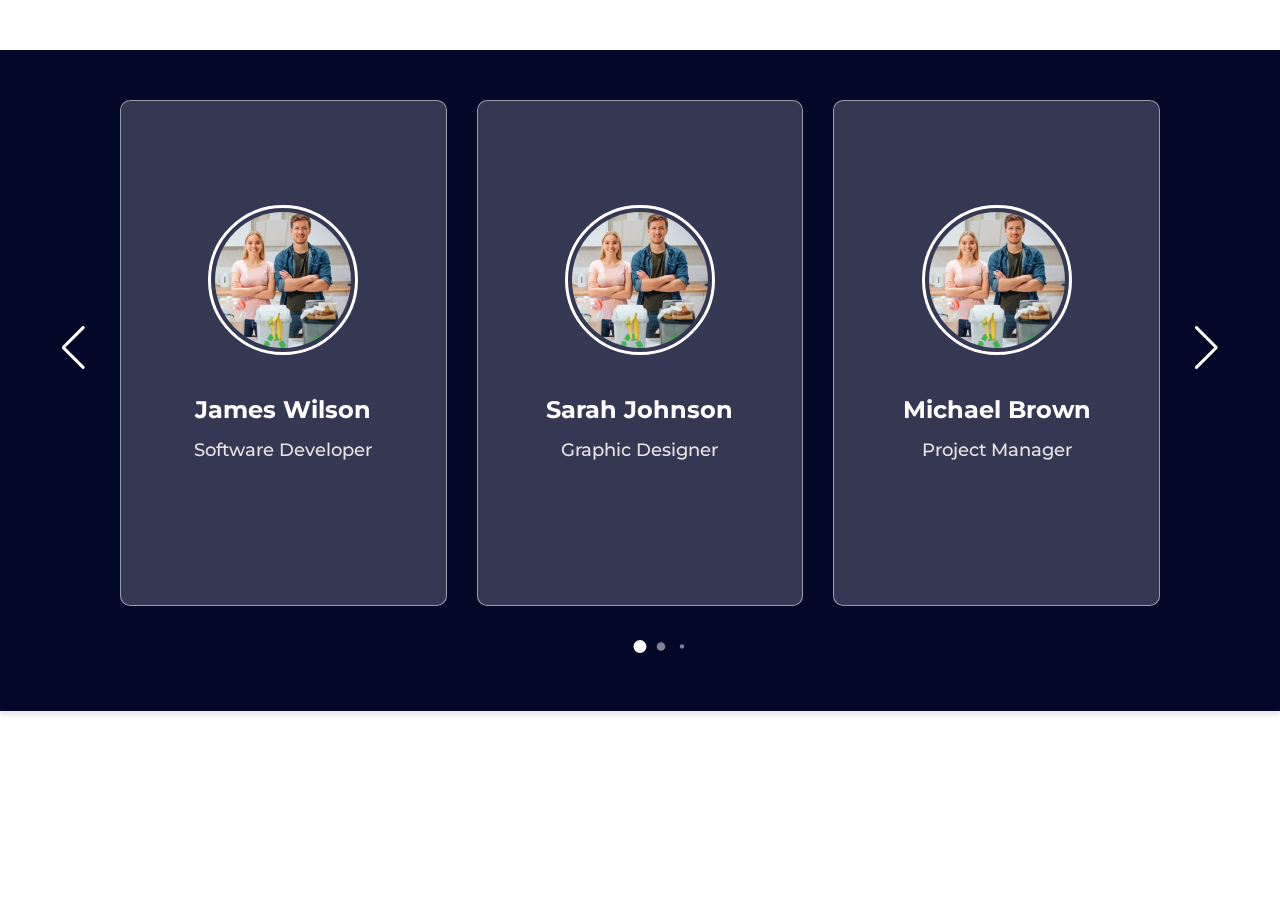
<file: example.html>
<!DOCTYPE html>
<!-- Coding By CodingNepal - www.codingnepalweb.com -->
<html lang="en">
<head>
  <meta charset="UTF-8">
  <meta name="viewport" content="width=device-width, initial-scale=1.0">
  <title>Card Slider HTML and CSS | CodingNepal</title>
  <!-- Linking SwiperJS CSS -->
  <link rel="stylesheet" href="https://cdn.jsdelivr.net/npm/swiper@11/swiper-bundle.min.css">
<style>
  /* Importing Google Font - Montserrat */
@import url('https://fonts.googleapis.com/css2?family=Montserrat:ital,wght@0,100..900;1,100..900&display=swap');

* {
  margin: 0;
  padding: 0;
  box-sizing: border-box;
  font-family: "Montserrat", sans-serif;
}

.founder-con {
  display: flex;
  align-items: center;
  justify-content: center;
  min-height:50vh;
  margin-top: 50px;
  padding: 50px;
  background: rgba(101, 103, 127, 0.5);  backdrop-filter: blur(10px); /* Apply blur to the background */
  box-shadow: 0 4px 6px rgba(0, 0, 0, 0.1);
  background: #030728 no-repeat center;
}

.slider-wrapper {
  overflow: hidden;
  max-width: 1200px;
  margin: 0 70px 55px;
}

.card-list .card-item {
  height: auto;
  color: #fff;
  user-select: none;
  padding: 35px;
  display: flex;
  flex-direction: column;
  align-items: center;
  justify-content: center;
  border-radius: 10px;
  backdrop-filter: blur(30px);
  background: rgba(255, 255, 255, 0.2);
  border: 1px solid rgba(255, 255, 255, 0.5);
}

.card-list .card-item .user-image {
  width: 150px;
  height: 150px;
  border-radius: 50%;
  margin-bottom: 40px;
  border: 3px solid #fff;
  padding: 4px;
}

.card-list .card-item .user-profession {
  font-size: 1.15rem;
  color: #e3e3e3;
  font-weight: 500;
  margin: 14px 0 40px;
}

.card-list .card-item .message-button {
  font-size: 1.25rem;
  padding: 10px 35px;
  color: #030728;
  border-radius: 6px;
  font-weight: 500;
  cursor: pointer;
  background: #fff;
  border: 1px solid transparent;
  transition: 0.2s ease;
}

.card-list .card-item .message-button:hover {
  background: rgba(255, 255, 255, 0.1);
  border: 1px solid #fff;
  color: #fff;
}

.slider-wrapper .swiper-pagination-bullet {
  background: #fff;
  height: 13px;
  width: 13px;
  opacity: 0.5;
}

.slider-wrapper .swiper-pagination-bullet-active {
  opacity: 1;
}

.slider-wrapper .swiper-slide-button {
  color: #fff;
  margin-top: -55px;
  transition: 0.2s ease;
}

.slider-wrapper .swiper-slide-button:hover {
  color: #4658ff;
}

@media (max-width: 768px) {
  .slider-wrapper {
    margin: 0 10px 40px;
  }

  .slider-wrapper .swiper-slide-button {
    display: none;
  }
}
</style></head>
<body>
  <section class="founder-con">
  <div class="container swiper">
    <div class="slider-wrapper">
      <div class="card-list swiper-wrapper">
        <div class="card-item swiper-slide">
          <img src="hello1.jpg" alt="User Image" class="user-image">
          <h2 class="user-name">James Wilson</h2>
          <p class="user-profession">Software Developer</p>
        </div>

        <div class="card-item swiper-slide">
          <img src="hello1.jpg" alt="User Image" class="user-image">
          <h2 class="user-name">Sarah Johnson</h2>
          <p class="user-profession">Graphic Designer</p>
        </div>

        <div class="card-item swiper-slide">
          <img src="hello1.jpg" alt="User Image" class="user-image">
          <h2 class="user-name">Michael Brown</h2>
          <p class="user-profession">Project Manager</p>
        </div>

        <div class="card-item swiper-slide">
          <img src="hello1.jpg" alt="User Image" class="user-image">
          <h2 class="user-name">Emily Davis</h2>
          <p class="user-profession">Marketing SpecialistPlease click on one of the steps on the left to view more information about itPlease click on one of the steps on the left to view more information about it</p>
        </div>

        <div class="card-item swiper-slide">
          <img src="hello1.jpg" alt="User Image" class="user-image">
          <h2 class="user-name">Christopher Garcia</h2>
          <p class="user-profession">Data Scientist</p>
        </div>

        <div class="card-item swiper-slide">
          <img src="hello1.jpg" alt="User Image" class="user-image">
          <h2 class="user-name">Richard Wilson</h2>
          <p class="user-profession">Product Designer</p>
        </div>
      </div>

      <div class="swiper-pagination"></div>
      <div class="swiper-slide-button swiper-button-prev"></div>
      <div class="swiper-slide-button swiper-button-next"></div>
    </div>
  </div>
</section>
  <!-- Linking SwiperJS script -->
  <script src="https://cdn.jsdelivr.net/npm/swiper@11/swiper-bundle.min.js"></script>

  <!-- Linking custom script -->
  <script>
    const swiper = new Swiper('.slider-wrapper', {
  loop: true,
  grabCursor: true,
  spaceBetween: 30,

  // Pagination bullets
  pagination: {
    el: '.swiper-pagination',
    clickable: true,
    dynamicBullets: true
  },

  // Navigation arrows
  navigation: {
    nextEl: '.swiper-button-next',
    prevEl: '.swiper-button-prev',
  },

  // Responsive breakpoints
  breakpoints: {
    0: {
      slidesPerView: 1
    },
    768: {
      slidesPerView: 2
    },
    1024: {
      slidesPerView: 3
    }
  }
});
  </script>
</body>
</html>
</file>
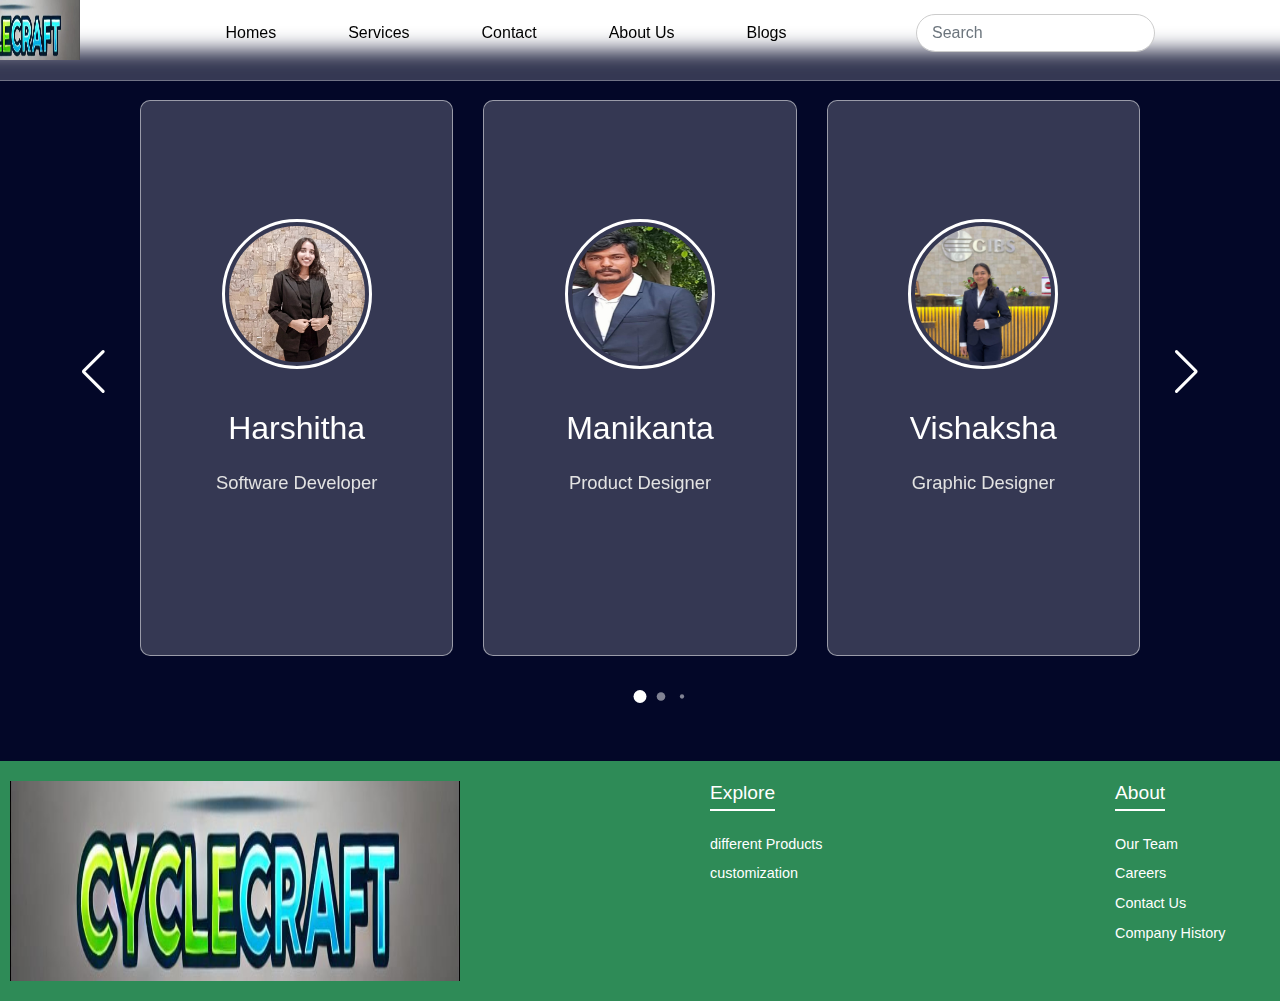
<file: founders.html>
<!DOCTYPE html>
<html lang="en">
<head>
  <meta charset="utf-8" />
  <meta name="viewport" content="width=device-width, initial-scale=1.0" />
  <title>Responsive Header</title>
  <link    rel="stylesheet"  href="https://cdnjs.cloudflare.com/ajax/libs/twitter-bootstrap/4.1.3/css/bootstrap.min.css" />
  <link rel="stylesheet"   href="https://cdnjs.cloudflare.com/ajax/libs/font-awesome/4.7.0/css/font-awesome.min.css" />
  <link rel="stylesheet" href="https://cdnjs.cloudflare.com/ajax/libs/font-awesome/6.4.2/css/all.min.css"/>

  <link rel="stylesheet" href="https://stackpath.bootstrapcdn.com/bootstrap/4.5.2/css/bootstrap.min.css"/>
  <script src="https://code.jquery.com/jquery-3.5.1.slim.min.js"></script>
  <script src="https://cdn.jsdelivr.net/npm/@popperjs/core@2.9.3/dist/umd/popper.min.js"></script>
  <script src="https://stackpath.bootstrapcdn.com/bootstrap/4.5.2/js/bootstrap.min.js"></script>
  <link rel="stylesheet" href="https://cdn.jsdelivr.net/npm/swiper@11/swiper-bundle.min.css">
  <link rel=" stylesheet" href="founders.css">
<style>
  body {
    margin: 0;
    overflow-x: hidden;
}

  .nav-item.dropdown:hover .dropdown-menu {
      display: block;
    }
  
    .dropdown-menu {
      display: none; /* Default hidden */
      position: absolute;
      margin-top: 0.5rem;
      background-color: #ffffff;
      box-shadow: 0 2px 10px rgba(0, 0, 0, 0.1);
    }
  
    .dropdown-item:hover {
      background-color: #f8f9fa;
      cursor: pointer;
    }
</style>
</head>
<body>

<section class="header-dark">
    <nav class="navbar navbar-expand-md">
      <div class="container">
        <!-- Logo -->
        <a class="navbar-brand" href="#">
          <img src="logo.jpg" alt="Logo" style="width:140px;" />
        </a>
        <!-- Toggle Button -->
        <button
          class="navbar-toggler"
          type="button"
          data-toggle="collapse"
          data-target="#navbarNav"
          aria-controls="navbarNav"
          aria-expanded="false"
          aria-label="Toggle navigation"
        >
          <span class="navbar-toggler-icon"></span>
        </button>
        <!-- Navigation Links -->
        <div class="collapse navbar-collapse" id="navbarNav">
          <ul class="navbar-nav mx-auto">
            <li class="nav-item">
              <a class="nav-link" href="#">Homes</a>
            </li>
            <!-- Services with Dropdown -->
            <li class="nav-item dropdown" id="servicesDropdown">
              <a class="nav-link -toggle" href="Service.html"  >
                Services
              </a>
              <div class="dropdown-menu" aria-labelledby="servicesLink">
                <a class="dropdown-item" href="web-development.html">Web Development</a>
                <a class="dropdown-item" href="mobile-apps.html">Mobile Applications</a>
                <a class="dropdown-item" href="cloud-solutions.html">Cloud Solutions</a>
              </div>
            </li>
            <li class="nav-item">
              <a class="nav-link" href="#contact">Contact</a>
            </li>
            <li class="nav-item">
              <a class="nav-link" href="founders.html">About Us</a>
            </li>
            <li class="nav-item">
              <a class="nav-link" href="#">Blogs</a>
            </li>
          </ul>
          <!-- Search Bar -->
          <form class="form-inline">
            <input
              class="form-control"
              type="search"
              placeholder="Search"
              aria-label="Search"
            />
          </form>
        </div>
      </div>
    </nav>
  </section>

<!--Body-->

   <section class="founder-con">
  <div class="container swiper">
    <div class="slider-wrapper">
      <div class="card-list swiper-wrapper">
        <div class="card-item swiper-slide">
          <img src="name4.jpg" alt="User Image" class="user-image">
          <h2 class="user-name">Harshitha</h2>
          <p class="user-profession">Software Developer</p>
        </div>

        <div class="card-item swiper-slide">
          <img src="name6.jpg" alt="User Image" class="user-image">
          <h2 class="user-name">Manikanta</h2>
          <p class="user-profession">Product Designer</p>
        </div>

        <div class="card-item swiper-slide">
          <img src="name5.jpg" alt="User Image" class="user-image">
          <h2 class="user-name">Vishaksha</h2>
          <p class="user-profession">Graphic Designer</p>
        </div>

        <div class="card-item swiper-slide">
          <img src="name1.jpg" alt="User Image" class="user-image">
          <h2 class="user-name">Soumyadip/h2>
          <p class="user-profession">Project Manager</p>
        </div>

        <div class="card-item swiper-slide">
          <img src="name2.jpg" alt="User Image" class="user-image">
          <h2 class="user-name">Angshuk</h2>
          <p class="user-profession">Marketing SpecialistPlease click on one of the steps on the left to view more information about itPlease click on one of the steps on the left to view more information about it</p>
        </div>

        <div class="card-item swiper-slide">
          <img src="name3.jpg" alt="User Image" class="user-image">
          <h2 class="user-name">Ajesh</h2>
          <p class="user-profession">Data Scientist</p>
        </div>

       
      </div>

      <div class="swiper-pagination"></div>
      <div class="swiper-slide-button swiper-button-prev"></div>
      <div class="swiper-slide-button swiper-button-next"></div>
    </div>
  </div>
</section>















    
<!--Footer  -->
<footer class="footer">
  <div class="footer-logo">
    <img src="logo.jpg" alt="Logo" style="width: 450px; height:200px;">
  </div>
  <div class="footer-section">
    <h3>Explore</h3>
    <p>different Products</p>
    <p>customization</p>
   
  </div>
  <div class="footer-section">
    <h3>About</h3>
    <p>Our Team</p>
    <p>Careers</p>
    <p>Contact Us</p>
    <p>Company History</p>
  </div>
  <div class="footer-section">
    
  </div>
</footer>
  <script src="https://cdn.jsdelivr.net/npm/swiper@11/swiper-bundle.min.js"></script>

  <!-- Linking custom script -->
  <script>
    const swiper = new Swiper('.slider-wrapper', {
  loop: true,
  grabCursor: true,
  spaceBetween: 30,

  // Pagination bullets
  pagination: {
    el: '.swiper-pagination',
    clickable: true,
    dynamicBullets: true
  },

  // Navigation arrows
  navigation: {
    nextEl: '.swiper-button-next',
    prevEl: '.swiper-button-prev',
  },

  // Responsive breakpoints
  breakpoints: {
    0: {
      slidesPerView: 1
    },
    768: {
      slidesPerView: 2
    },
    1024: {
      slidesPerView: 3
    }
  }
});
  </script>
</body>
</html>
</file>
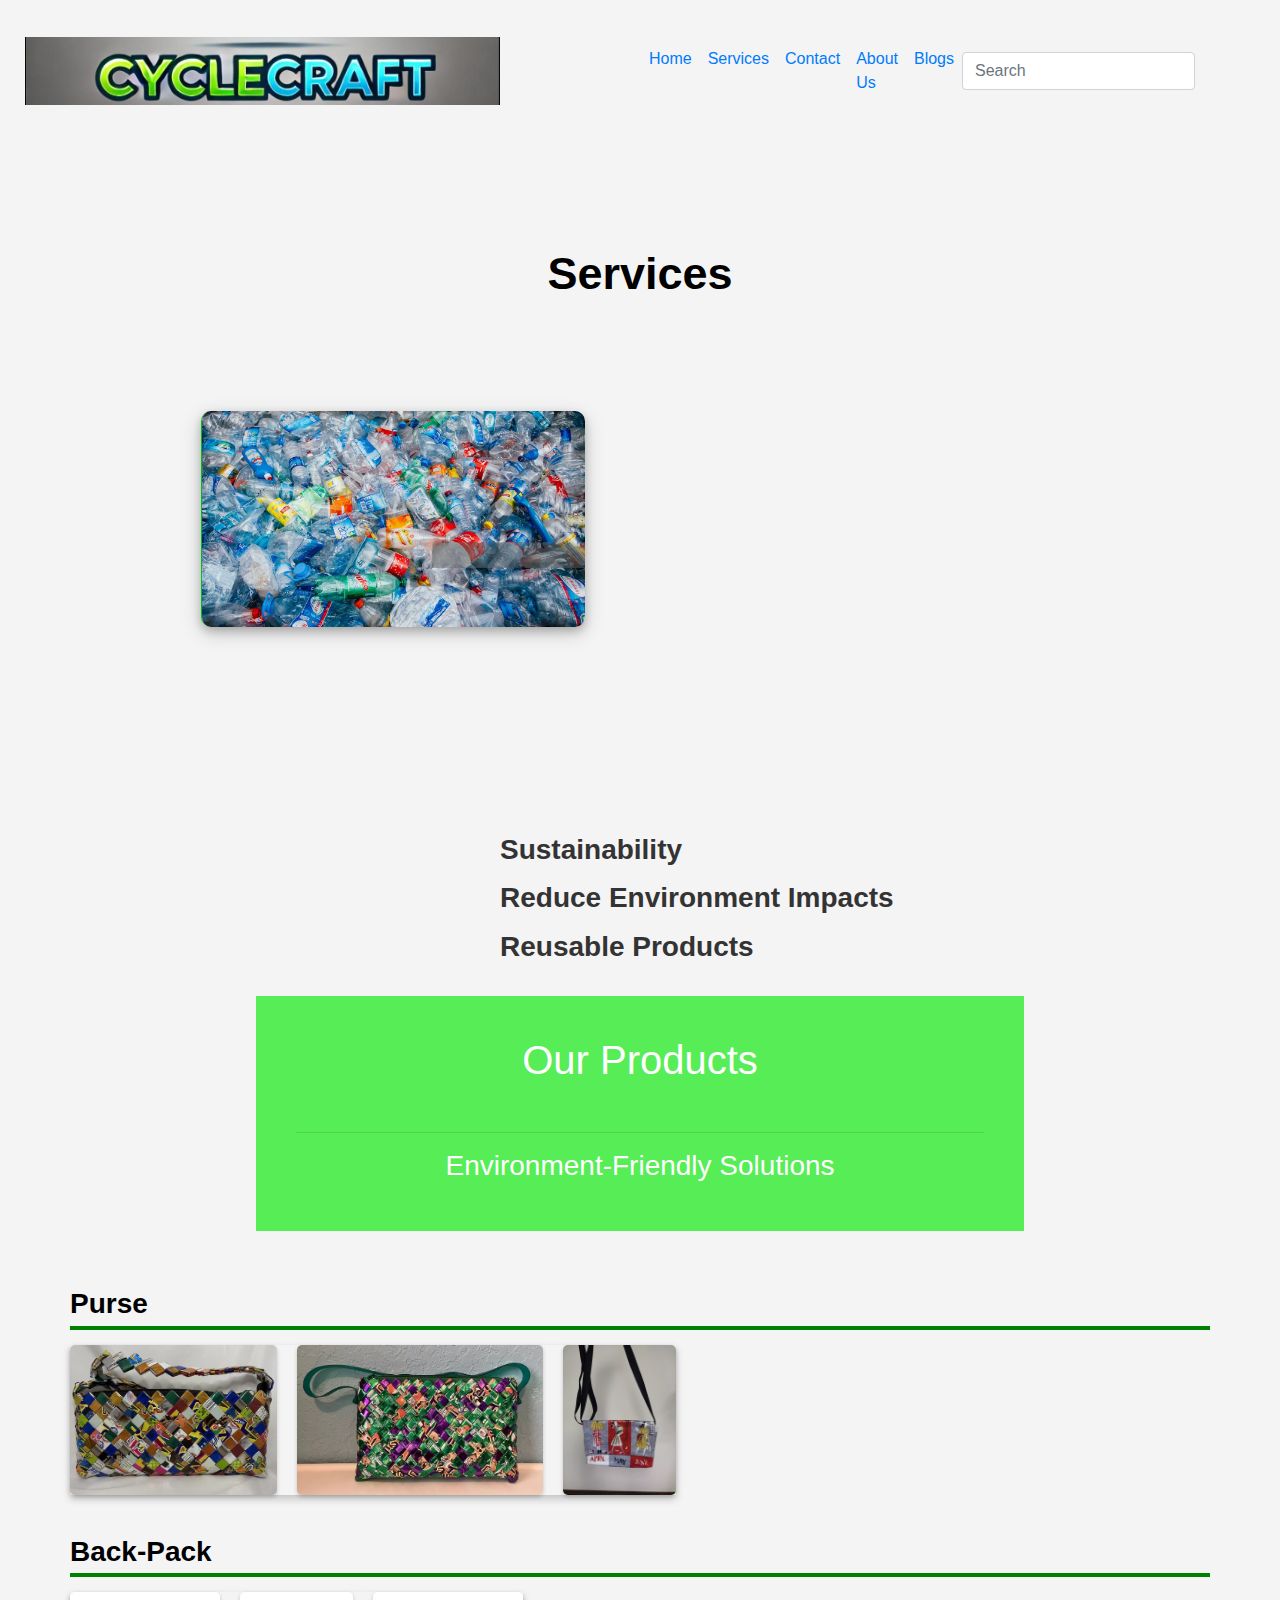
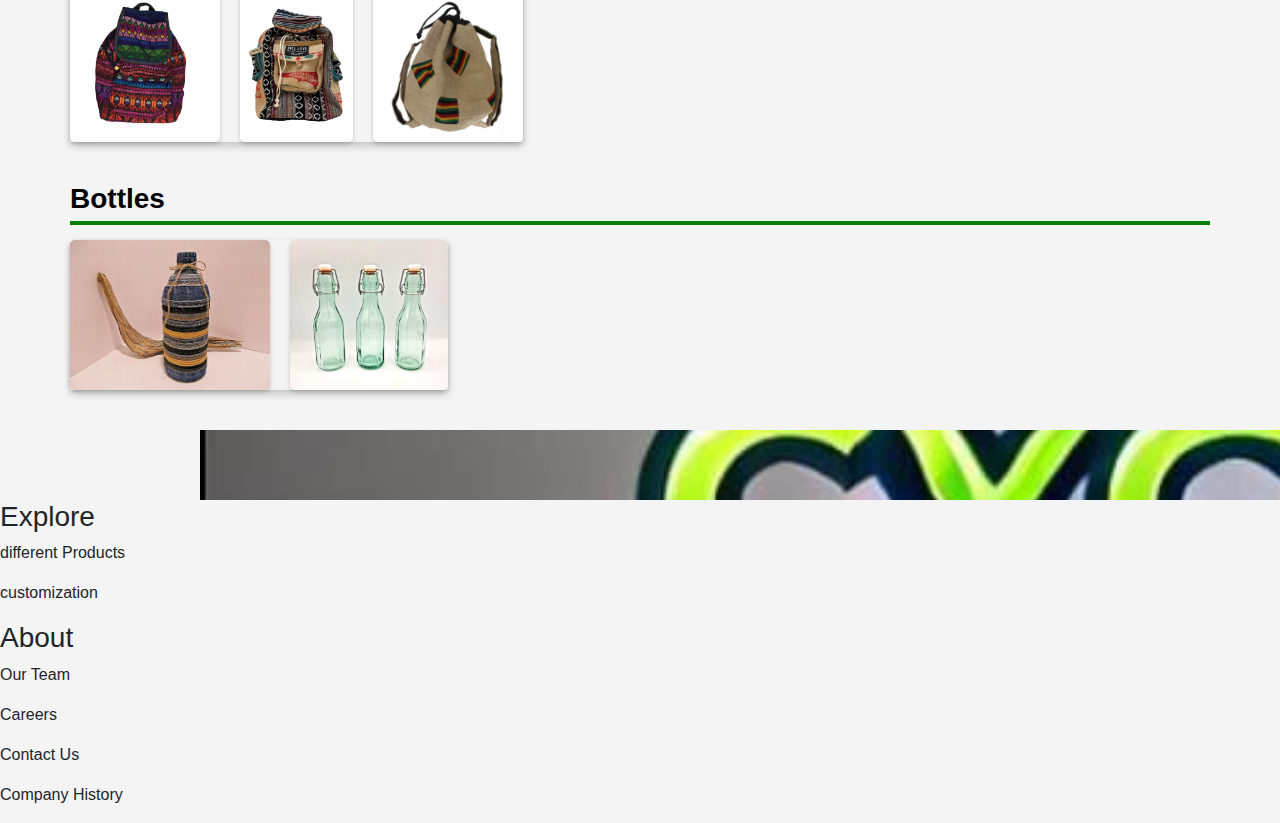
<file: Service.html>
<!DOCTYPE html>
<html lang="en">
<head>
  <meta charset="utf-8" />
  <meta name="viewport" content="width=device-width, initial-scale=1.0" />
  <title>Responsive Header</title>
  <link    rel="stylesheet"  href="https://cdnjs.cloudflare.com/ajax/libs/twitter-bootstrap/4.1.3/css/bootstrap.min.css" />
  <link rel="stylesheet"   href="https://cdnjs.cloudflare.com/ajax/libs/font-awesome/4.7.0/css/font-awesome.min.css" />
  <link rel="stylesheet" href="Service.css">   
  <link rel="stylesheet" href="https://cdnjs.cloudflare.com/ajax/libs/font-awesome/6.4.2/css/all.min.css"/>

  <link rel="stylesheet" href="https://stackpath.bootstrapcdn.com/bootstrap/4.5.2/css/bootstrap.min.css"/>
  <script src="https://code.jquery.com/jquery-3.5.1.slim.min.js"></script>
  <script src="https://cdn.jsdelivr.net/npm/@popperjs/core@2.9.3/dist/umd/popper.min.js"></script>
  <script src="https://stackpath.bootstrapcdn.com/bootstrap/4.5.2/js/bootstrap.min.js"></script>
<style>
  body {
    margin: 0;
    overflow-x: hidden;
}

  .nav-item.dropdown:hover .dropdown-menu {
      display: block;
    }
  
    .dropdown-menu {
      display: none; /* Default hidden */
      position: absolute;
      margin-top: 0.5rem;
      background-color: #ffffff;
      box-shadow: 0 2px 10px rgba(0, 0, 0, 0.1);
    }
  
    .dropdown-item:hover {
      background-color: #f8f9fa;
      cursor: pointer;
    }
  
    body {
            font-family: Arial, sans-serif;
            background-color: #f4f4f4;
            margin: 0;
            padding: 0;
        }

        .Service-photo {
            text-align: center;
            padding: 50px 0;
            position: relative;
        }

        .title-ser {
            color: black;
            font-size: 45px;
            margin-bottom: 20px;
        }

        .image-container {
            display: flex;
            justify-content: center;
            align-items: center;
            position: relative;
        }

        .left-photo, .right-photo {
           width:30%;
            margin: 0 20px;
            opacity: 0; /* Initially hidden */
            transition: opacity 1s ease-in-out;
        }

        .arrow {
            position: relative;
            width: 50px;
            height: 5px;
            background-color: #007BFF; /* Arrow color */
            margin: 0 10px;
            opacity: 0; /* Initially hidden */
            transition: opacity 1s ease-in-out;
        }

        .arrow:after {
            content: '';
            position: absolute;
            top: -6.5px; /* Adjust to position the arrowhead */
            left: 100%;
            width: 0;
            height: 0;
            border-top: 10px solid transparent;
            border-bottom: 10px solid transparent;
            border-left: 10px solid #007BFF; /* Arrowhead color */
        }

        /* Optional: Add some hover effect to the arrow */
        .arrow:hover {
            background-color: #0056b3; /* Darker shade on hover */
        } 
    .our-produtces{

      background-color: rgb(86, 237, 86); 
      text-align: center; 
      color: white;
       padding: 40px; 
       margin-left: 20%; 
       margin: 20%;
       margin-top: 1px;

    }
  /* Reset and Basics */

/* Row Styling */
.row {
    margin-bottom: 40px; /* Space between rows */
}

/* Title Styling */
.title {
    font-size: 28px; /* Increased font size */
    font-weight: bold;
    color: black; /* Black font color */
    text-align: left; /* Align title to the left */
    margin-bottom: 5px; /* Space below the title */
}

/* Styled HR */
.styled-hr {
    margin: 0; /* Remove any default margin */
    margin-bottom: 15px; /* Add custom spacing below the line */
    height: 4px; /* Thickness of the line */
    background-color: green; /* Solid green color */
    border: none; /* Remove border */
    width: 100%; /* Full width aligned with the container */
}

/* Images Container */
.row-images {
    display: flex; /* Horizontal alignment */
    justify-content: flex-start; /* Align images to the left */
    gap: 20px; /* Space between images */
    box-shadow: 0 4px 8px 0 rgba(0, 0, 0, 0.2);

}

/* Images */
.row-images img {
    height: 150px; /* Consistent height */
    width: auto; /* Preserve aspect ratio */
    border-radius: 5px; /* Rounded corners */
    box-shadow: 0 2px 4px rgba(0, 0, 0, 0.2);
    display: block; /* Prevent inline space */
}

img {
    object-fit: cover; /* Maintain proportions while filling the space */
}

</style>
</head>
<body>

<section class="header-dark">
    <nav class="navbar navbar-expand-md">
      <div class="container">
        <!-- Logo -->
        <a class="navbar-brand" href="#">
            <img src="logo.jpg" alt="Logo" style="width:88%;margin-left: -60px;"/>
        </a>
        <!-- Toggle Button -->
        <button
          class="navbar-toggler"
          type="button"
          data-toggle="collapse"
          data-target="#navbarNav"
          aria-controls="navbarNav"
          aria-expanded="false"
          aria-label="Toggle navigation"
        >
          <span class="navbar-toggler-icon"></span>
        </button>
        <!-- Navigation Links -->
        <div class="collapse navbar-collapse" id="navbarNav">
          <ul class="navbar-nav mx-auto">
            <li class="nav-item">
              <a class="nav-link" href="index.html">Home</a>
            </li>
            <!-- Services with Dropdown -->
            <li class="nav-item dropdown" id="servicesDropdown">
              <a class="nav-link -toggle" href="Service.html"  >
                Services
              </a>
              <div class="dropdown-menu" aria-labelledby="servicesLink">
                <a class="dropdown-item" href="web-development.html">Web Development</a>
                <a class="dropdown-item" href="mobile-apps.html">Mobile Applications</a>
                <a class="dropdown-item" href="cloud-solutions.html">Cloud Solutions</a>
              </div>
            </li>
            <li class="nav-item">
              <a class="nav-link" href="#contact">Contact</a>
            </li>
            <li class="nav-item">
              <a class="nav-link" href="founders.html">About Us</a>
            </li>
            <li class="nav-item">
              <a class="nav-link" href="#">Blogs</a>
            </li>
          </ul>
          <!-- Search Bar -->
          <form class="form-inline">
            <input
              class="form-control"
              type="search"
              placeholder="Search"
              aria-label="Search"
            />
          </form>
        </div>
      </div>
    </nav>
  </section>
<br><br><br>

<section class="Service-photo">
    <div class="title-ser">
        <b><center>Services</center></b>
    </div>

    <div class="image-container">
        <img src="Service2.jpg" alt="Service 2" class="left-photo" id="leftImage" style="border-left: 1px solid #09b720; border-radius: 10px 10px 10px 10px;   box-shadow: 0 4px 8px 0 rgba(0, 0, 0, 0.2), 0 6px 20px 0 rgba(0, 0, 0, 0.19);">
        <div class="arrow" id="arrow"></div>
        <img src="after-recycle.jpg" alt="Service 4" class="right-photo" id="rightImage" style=" border-left: 1px solid #09b720;box-shadow: 0 4px 8px 0 rgba(0, 0, 0, 0.2), 0 6px 20px 0 rgba(0, 0, 0, 0.19); border-radius: 8px;">
    </div>
</section>


<br><br><br>
  <div style="
    margin-left: 500px; 
    font-family: Verdana, Geneva, Tahoma, sans-serif; 
    text-align: justify;
    line-height: 2.8; 
    font-size: 20px; 
    color: #333;">
  <h3 style=" font-weight: bold; margin-bottom: 15px;">Sustainability</h3>
  <h3 style="font-weight: bold; margin-bottom: 15px;">Reduce Environment Impacts</h3> 
  <h3 style=" font-weight: bold;">Reusable Products</h3>
</div>
  <br>
  <div class="our-produtces">
  <h1><center>Our Products</center></h1> <br><hr>
  <h3>Environment-Friendly Solutions</h3>
</div>

<div class="container" style="margin-top:-200px;">
    <!-- Row 1 -->
    <div class="row">
        <h2 class="title">Purse</h2>
        <hr class="styled-hr">
        <div class="row-images">
            <img src="packet1.jpg" alt="Fruits">
            <img src="packet2.jpg" alt="Vegetables">
            <img src="packet3.jpg" alt="Herbs">
        </div>
    </div>

    <!-- Row 2 -->
    <div class="row">
        <h2 class="title">Back-Pack</h2>
        <hr class="styled-hr">
        <div class="row-images">
            <img src="bag1.jpg" alt="Backpack">
            <img src="bag2.jpg" alt="Suitcase">
            <img src="bag3.jpg" alt="Travel Pouch">
        </div>
    </div>

    <!-- Row 3 -->
    <div class="row">
        <h2 class="title">Bottles</h2>
        <hr class="styled-hr">
        <div class="row-images">
            <img src="bottle1.jpg" alt="Water Bottle">
            <img src="bottle2.jpg" alt="Thermos">
        </div>
    </div>
</div>

<!--Footer  -->
<footer class="footer">
  <div class="footer-logo">
    <img src="logo.jpg" alt="Logo" style="width:230%;margin-left: 200px;height: 70px;"/>
  </div>
  <div class="footer-section">
    <h3>Explore</h3>
    <p>different Products</p>
    <p>customization</p>
   
  </div>
  <div class="footer-section">
    <h3>About</h3>
    <p>Our Team</p>
    <p>Careers</p>
    <p>Contact Us</p>
    <p>Company History</p>
  </div>
  <div class="footer-section">
    
  </div>
</footer>  


  <script src="https://cdnjs.cloudflare.com/ajax/libs/jquery/3.2.1/jquery.min.js"></script>
  <script src="https://cdnjs.cloudflare.com/ajax/libs/twitter-bootstrap/4.1.3/js/bootstrap.bundle.min.js"></script>
  
<script>
    // Function to show images and arrow
    function showImages() {
        const leftImage = document.getElementById('leftImage');
        const rightImage = document.getElementById('rightImage');
        const arrow = document.getElementById('arrow');

        // Show left image
        leftImage.style.opacity = 1;

        // After 1 second, show the arrow and right image
        setTimeout(() => {
            arrow.style.opacity = 1;
            rightImage.style.opacity = 1;
        }, 1000);
    }

    // Call the function to show images
    window.onload = showImages;
</script>

</body>
</html>
</file>
<file: founders.css>
@import url('https://fonts.googleapis.com/css2?family=Open+Sans:wght@300;400;500;600;700&display=swap');
@import url("https://fonts.googleapis.com/css2?family=Poppins:wght@200;300;400;500;600;700&display=swap");
body {
    margin: 0;
    overflow-x: hidden;
}

  .nav-item.dropdown:hover .dropdown-menu {
      display: block;
    }
  
    .dropdown-menu {
      display: none; /* Default hidden */
      position: absolute;
      margin-top: 0.5rem;
      background-color: #ffffff;
      box-shadow: 0 2px 10px rgba(0, 0, 0, 0.1);
    }
  
    .dropdown-item:hover {
      background-color: #f8f9fa;
      cursor: pointer;
    }

.header-dark {
  position: fixed;
  top: 0;
  height: 9%;
  left: 0;
  width: 100%;
  background: rgba(255, 255, 255, 0.2); /* Semi-transparent background */
  backdrop-filter: blur(10px); /* Adds blur to the background */
  -webkit-backdrop-filter: blur(10px); /* For Safari */
  z-index: 999;
  border-bottom: 1px solid rgba(255, 255, 255, 0.3); /* Subtle border for separation */
}

/* Navbar Customizations */
.header-dark .navbar {
  padding: 0;
  display: flex;
  align-items: center;
}

.header-dark .navbar-brand {
  margin-left: -145px; /* Logo to the left */
  margin-top: -5px;
  font-weight: bold;
  color: black;
}

.header-dark .navbar-brand img {
  width: 150px;
  height: 60px;
}

.header-dark .navbar-brand:hover {
  color: #208f8f;
}

.header-dark .navbar-nav {
  margin-left: 250px; /* Adjust navigation links */
  flex-direction: row;
  justify-content: center;
  width: auto;
}

.header-dark .nav-item {
  margin: 10px 28px;
}

.header-dark .nav-link {
  color: black;
  font-size: 16px;
  text-decoration: none;
}

.header-dark .nav-link:hover {
  color: #208f8f;
}

/* Search Bar Styling */
.header-dark .form-inline {
  margin-right: 40px; /* Search bar to the right */
}

.header-dark .form-inline .form-control {
  border-radius: 20px;
  border: 1px solid #ccc;
  padding: 5px 15px;
}

/* Buy Button */
.header-dark .buy-button {
  background-color: green;
  color: white;
  border-radius: 20px;
  padding: 10px 20px;
  text-decoration: none;
  font-size: 14px;
}

.header-dark .buy-button:hover {
  background-color: darkgreen;
}

/* Responsive Design */
@media (max-width: 768px) {
  .header-dark .navbar-nav {
    flex-direction: column;
    text-align: center;
    margin-left: 0;
  }

  .header-dark .form-inline {
    margin: 10px 0;
  }

  .header-dark .buy-button {
    margin: 10px auto;
  }
}

/* *********************************************************************************** */
/* Founder Code */
@import url('https://fonts.googleapis.com/css2?family=Montserrat:ital,wght@0,100..900;1,100..900&display=swap');


.founder-con {
  display: flex;
  align-items: center;
  justify-content: center;
  min-height:50vh;
  margin-top: 50px;
  padding: 50px;
  background: rgba(101, 103, 127, 0.5);  backdrop-filter: blur(10px); /* Apply blur to the background */
  box-shadow: 0 4px 6px rgba(0, 0, 0, 0.1);
  background: #030728 no-repeat center;
}

.slider-wrapper {
  overflow: hidden;
  max-width: 1200px;
  margin: 0 70px 55px;
}

.card-list .card-item {
  height: auto;
  color: #fff;
  user-select: none;
  padding: 35px;
  display: flex;
  flex-direction: column;
  align-items: center;
  justify-content: center;
  border-radius: 10px;
  backdrop-filter: blur(30px);
  background: rgba(255, 255, 255, 0.2);
  border: 1px solid rgba(255, 255, 255, 0.5);
}

.card-list .card-item .user-image {
  width: 150px;
  height: 150px;
  border-radius: 50%;
  margin-bottom: 40px;
  border: 3px solid #fff;
  padding: 4px;
}

.card-list .card-item .user-profession {
  font-size: 1.15rem;
  color: #e3e3e3;
  font-weight: 500;
  margin: 14px 0 40px;
}

.card-list .card-item .message-button {
  font-size: 1.25rem;
  padding: 10px 35px;
  color: #030728;
  border-radius: 6px;
  font-weight: 500;
  cursor: pointer;
  background: #fff;
  border: 1px solid transparent;
  transition: 0.2s ease;
}

.card-list .card-item .message-button:hover {
  background: rgba(255, 255, 255, 0.1);
  border: 1px solid #fff;
  color: #fff;
}

.slider-wrapper .swiper-pagination-bullet {
  background: #fff;
  height: 13px;
  width: 13px;
  opacity: 0.5;
}

.slider-wrapper .swiper-pagination-bullet-active {
  opacity: 1;
}

.slider-wrapper .swiper-slide-button {
  color: #fff;
  margin-top: -55px;
  transition: 0.2s ease;
}

.slider-wrapper .swiper-slide-button:hover {
  color: #4658ff;
}

@media (max-width: 768px) {
  .slider-wrapper {
    margin: 0 10px 40px;
  }

  .slider-wrapper .swiper-slide-button {
    display: none;
  }
}
  
/* *************************************************************************************** / 




/* Footer  */ 


.content {
  flex: 1;
  padding: 20px;
}

.footer {
  background-color: #2e8b57; /* Dark green for footer */
  color: white;
  padding: 20px 10px;
  position: relative;
  display: flex;
  justify-content: space-between;
  align-items: flex-start;
  flex-wrap: wrap;
}

.footer-logo {
  flex: 1;
  display: flex;
  justify-content: center;
  align-items: center;
}

.footer-logo img {
  width: 80px;
  height: auto;
  animation: bounce 2s infinite;
}

.footer-section {
  flex: 2;
  margin: 0 10px;
  margin-left: 250px;
  animation: fadeIn 1s ease-in-out;
}

.footer-section h3 {
  font-size: 1.2rem;
  margin-bottom: 15px;
  border-bottom: 2px solid white;
  display: inline-block;
  padding-bottom: 5px;
}

.footer-section p {
  margin: 8px 0;
  font-size: 0.9rem;
  cursor: pointer;
  transition: transform 0.3s, color 0.3s;
}

.footer-section p:hover {
  transform: translateX(5px);
  color: #d4edda;
}
.footer-bottom {
  text-align: center;
  margin-top: 20px;
  font-size: 0.8rem;
  opacity: 0.7;
}
</file>
<file: Service.css>
body {
            font-family: Arial, sans-serif;
            background-color: #f4f4f4;
            margin: 0;
            padding: 0;
        }

        .Service-photo {
            text-align: center;
            padding: 50px 0;
            position: relative;
        }

        .title {
            color: black;
            font-size: 45px;
            margin-bottom: 20px;
        }

        .image-container {
            display: flex;
            justify-content: center;
            align-items: center;
            position: relative;
        }

        .left-photo, .right-photo {
            width: 30%;
            margin: 0 20px;
            opacity: 0; /* Initially hidden */
            transition: opacity 1s ease-in-out;
        }

        .arrow {
            position: relative;
            width: 50px;
            height: 5px;
            background-color: #007BFF; /* Arrow color */
            margin: 0 10px;
            opacity: 0; /* Initially hidden */
            transition: opacity 1s ease-in-out;
        }

        .arrow:after {
            content: '';
            position: absolute;
            top: -6.5px; /* Adjust to position the arrowhead */
            left: 100%;
            width: 0;
            height: 0;
            border-top: 10px solid transparent;
            border-bottom: 10px solid transparent;
            border-left: 10px solid #007BFF; /* Arrowhead color */
        }

        /* Optional: Add some hover effect to the arrow */
        .arrow:hover {
            background-color: #0056b3; /* Darker shade on hover */
        }
</file>
